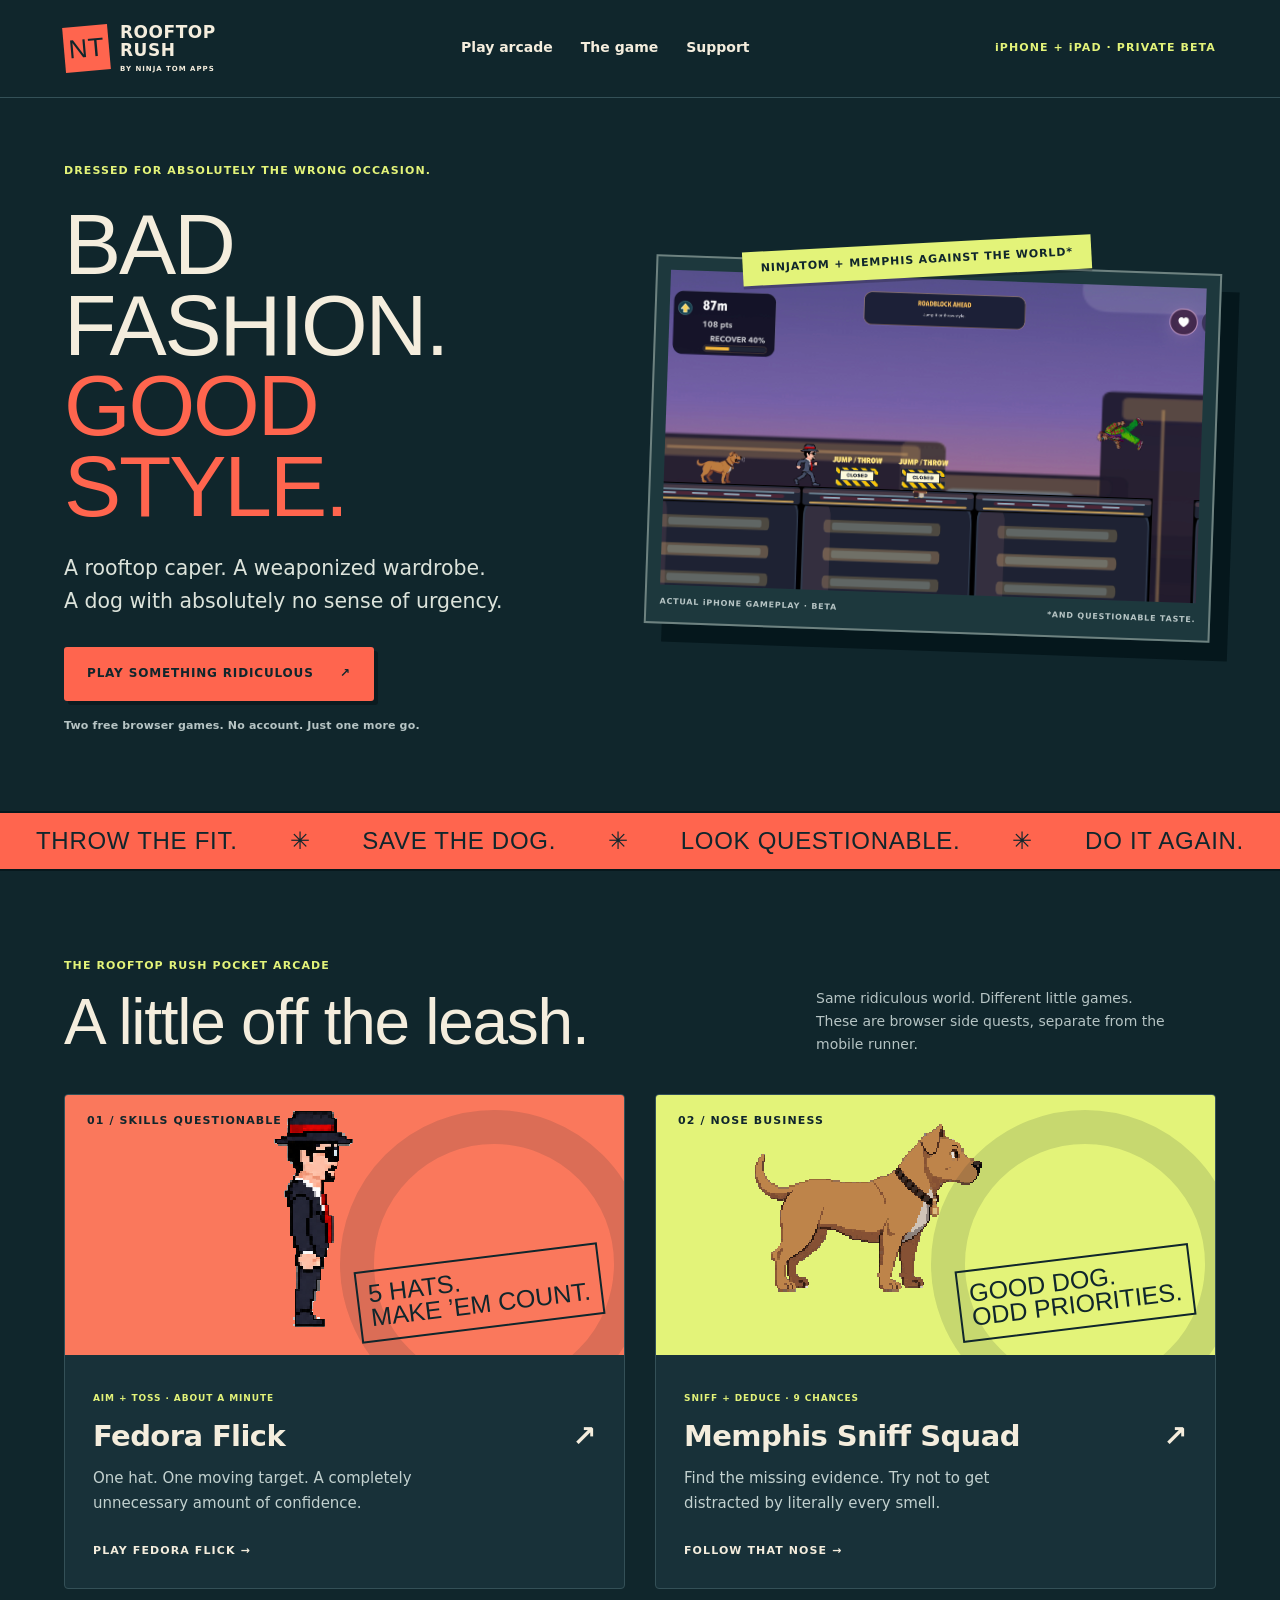
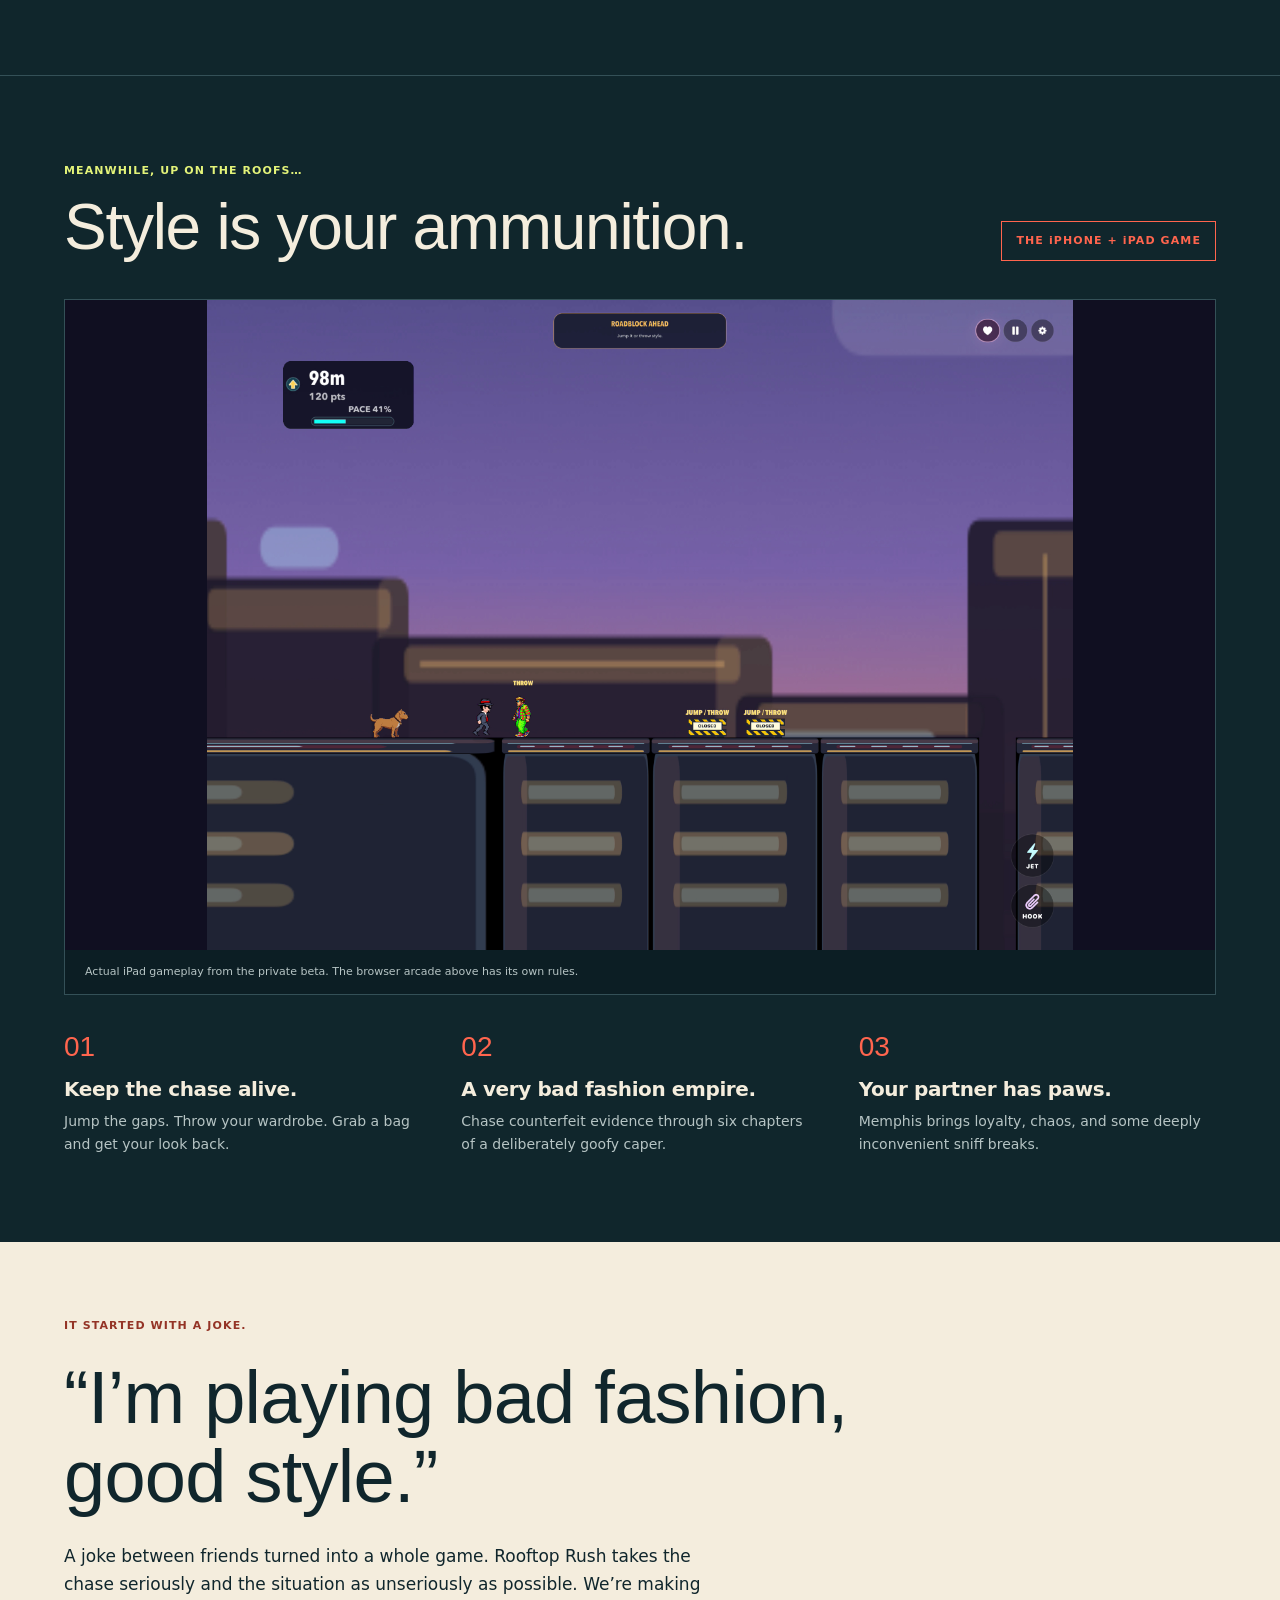
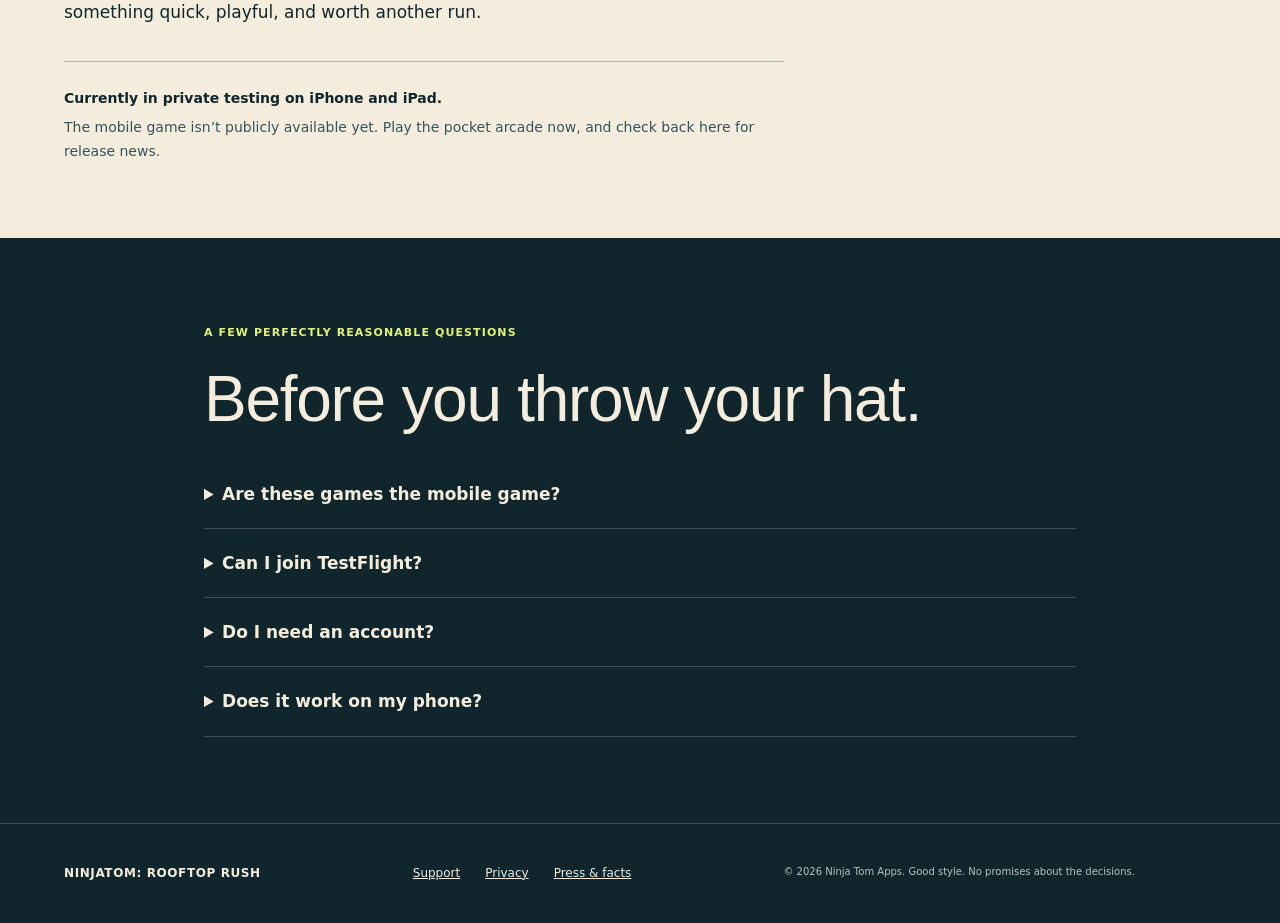
<file: index.html>
<!doctype html>
<html lang="en">
<head>
<meta charset="utf-8"><meta name="viewport" content="width=device-width,initial-scale=1">
<title>NinjaTom: Rooftop Rush — Bad fashion. Good style.</title>
<meta name="description" content="Meet NinjaTom and Memphis. Play two free pocket-arcade games, then discover the ridiculous rooftop caper coming to iPhone and iPad.">
<meta name="theme-color" content="#10262c"><link rel="canonical" href="https://ninjatomonline.github.io/rooftoprush-site/">
<meta property="og:title" content="Bad fashion. Good style. Rooftop Rush."><meta property="og:description" content="One stylish ninja. One very busy dog. Play the free pocket arcade."><meta property="og:image" content="https://ninjatomonline.github.io/rooftoprush-site/assets/gameplay-phone.png"><meta property="og:type" content="website"><meta property="og:url" content="https://ninjatomonline.github.io/rooftoprush-site/"><meta name="twitter:image:alt" content="NinjaTom and Memphis in the Rooftop Rush mobile beta, running through a city rooftop chase."><meta name="twitter:card" content="summary_large_image">
<link rel="icon" href="favicon.svg" type="image/svg+xml"><link rel="stylesheet" href="site.css?v=20260923-arcade">
<script type="application/ld+json">{"@context":"https://schema.org","@type":"VideoGame","name":"NinjaTom: Rooftop Rush","genre":["Action","Runner"],"operatingSystem":"iOS, iPadOS","author":{"@type":"Organization","name":"Ninja Tom Apps"},"url":"https://ninjatomonline.github.io/rooftoprush-site/"}</script>
</head>
<body>
<a class="skip-link" href="#main-content">Skip to content</a>
<header class="site-header"><a class="brand" href="index.html"><span class="brand-mark" aria-hidden="true">NT</span><span>ROOFTOP<br>RUSH<span class="brand-by">BY NINJA TOM APPS</span></span></a><nav aria-label="Main"><a href="#arcade">Play arcade</a><a href="#the-game">The game</a><a href="support.html">Support</a></nav><span class="beta-label">iPHONE + iPAD · PRIVATE BETA</span></header>
<main id="main-content">
<section class="hero" aria-labelledby="hero-title">
<div class="hero-copy"><p class="eyebrow">DRESSED FOR ABSOLUTELY THE WRONG OCCASION.</p><h1 id="hero-title">BAD FASHION.<br><em>GOOD STYLE.</em></h1><p class="hero-lede">A rooftop caper. A weaponized wardrobe.<br>A dog with absolutely no sense of urgency.</p><a class="button" href="#arcade">PLAY SOMETHING RIDICULOUS <span aria-hidden="true">↗</span></a><p class="micro">Two free browser games. No account. Just one more go.</p></div>
<div class="hero-scene"><div class="tape">NINJATOM + MEMPHIS AGAINST THE WORLD*</div><img src="assets/gameplay-phone.png" width="2868" height="1320" alt="Actual Rooftop Rush gameplay: NinjaTom and Memphis run across city rooftops toward a brightly dressed henchman." fetchpriority="high"><div class="hero-caption"><span>ACTUAL iPHONE GAMEPLAY · BETA</span><span>*AND QUESTIONABLE TASTE.</span></div></div>
</section>
<div class="marquee" aria-label="Game motto"><span>THROW THE FIT.</span><span aria-hidden="true">✳</span><span>SAVE THE DOG.</span><span aria-hidden="true">✳</span><span>LOOK QUESTIONABLE.</span><span aria-hidden="true">✳</span><span>DO IT AGAIN.</span></div>
<section class="arcade-section section" id="arcade" aria-labelledby="arcade-title"><div class="section-heading"><div><p class="eyebrow">THE ROOFTOP RUSH POCKET ARCADE</p><h2 id="arcade-title">A little off the leash.</h2></div><p>Same ridiculous world. Different little games.<br>These are browser side quests, separate from the mobile runner.</p></div>
<div class="arcade-grid">
<a class="arcade-card flick-card" href="arcade/fedora-flick.html"><div class="card-art"><span class="card-number">01 / SKILLS QUESTIONABLE</span><canvas class="crew-portrait" data-portrait="tom" width="440" height="250" aria-hidden="true"></canvas><span class="art-stamp">5 HATS.<br>MAKE ’EM COUNT.</span></div><div class="card-copy"><span class="pill">AIM + TOSS · ABOUT A MINUTE</span><h3>Fedora Flick <span aria-hidden="true">↗</span></h3><p>One hat. One moving target. A completely unnecessary amount of confidence.</p><span class="text-cta">PLAY FEDORA FLICK →</span></div></a>
<a class="arcade-card sniff-card" href="arcade/sniff-squad.html"><div class="card-art"><span class="card-number">02 / NOSE BUSINESS</span><canvas class="crew-portrait" data-portrait="memphis" width="440" height="250" aria-hidden="true"></canvas><span class="art-stamp">GOOD DOG.<br>ODD PRIORITIES.</span></div><div class="card-copy"><span class="pill">SNIFF + DEDUCE · 9 CHANCES</span><h3>Memphis Sniff Squad <span aria-hidden="true">↗</span></h3><p>Find the missing evidence. Try not to get distracted by literally every smell.</p><span class="text-cta">FOLLOW THAT NOSE →</span></div></a>
</div></section>
<section class="game-section section" id="the-game"><div class="section-heading"><div><p class="eyebrow">MEANWHILE, UP ON THE ROOFS…</p><h2>Style is your ammunition.</h2></div><span class="outline-label">THE iPHONE + iPAD GAME</span></div><figure class="game-shot"><img src="assets/gameplay-ipad.png" width="2752" height="2064" alt="Rooftop Rush on iPad, showing rooftop obstacles, NinjaTom, Memphis and jump, throw, hook and jet controls." loading="lazy"><figcaption>Actual iPad gameplay from the private beta. The browser arcade above has its own rules.</figcaption></figure><div class="game-points"><div><b>01</b><h3>Keep the chase alive.</h3><p>Jump the gaps. Throw your wardrobe. Grab a bag and get your look back.</p></div><div><b>02</b><h3>A very bad fashion empire.</h3><p>Chase counterfeit evidence through six chapters of a deliberately goofy caper.</p></div><div><b>03</b><h3>Your partner has paws.</h3><p>Memphis brings loyalty, chaos, and some deeply inconvenient sniff breaks.</p></div></div></section>
<section class="story-section section" id="story"><p class="eyebrow">IT STARTED WITH A JOKE.</p><blockquote>“I’m playing bad fashion,<br>good style.”</blockquote><p>A joke between friends turned into a whole game. Rooftop Rush takes the chase seriously and the situation as unseriously as possible. We’re making something quick, playful, and worth another run.</p><div class="status-note"><strong>Currently in private testing on iPhone and iPad.</strong><span>The mobile game isn’t publicly available yet. Play the pocket arcade now, and check back here for release news.</span></div></section>
<section class="section faq" id="faq"><p class="eyebrow">A FEW PERFECTLY REASONABLE QUESTIONS</p><h2>Before you throw your hat.</h2><details><summary>Are these games the mobile game?</summary><p>No. Fedora Flick and Memphis Sniff Squad are free browser side games set in the same world. Rooftop Rush is the larger iPhone and iPad runner.</p></details><details><summary>Can I join TestFlight?</summary><p>The current beta is private and available to the existing internal team. There is no public invitation link yet. Release news will appear here.</p></details><details><summary>Do I need an account?</summary><p>No. The arcade saves best scores in this browser only. You can clear them from either game. It has no advertising or analytics trackers.</p></details><details><summary>Does it work on my phone?</summary><p>The browser games support touch and keyboard controls. Fedora Flick includes adjustable aim, pause and reduced-motion support. Sniff Squad has no timer.</p></details></section>
</main><footer><a class="brand-footer" href="index.html">NINJATOM: ROOFTOP RUSH</a><div><a href="support.html">Support</a><a href="privacy.html">Privacy</a><a href="press.html">Press &amp; facts</a></div><p>© 2026 Ninja Tom Apps. Good style. No promises about the decisions.</p></footer>
<script src="arcade/portraits.js" defer></script>
</body></html>
</file>
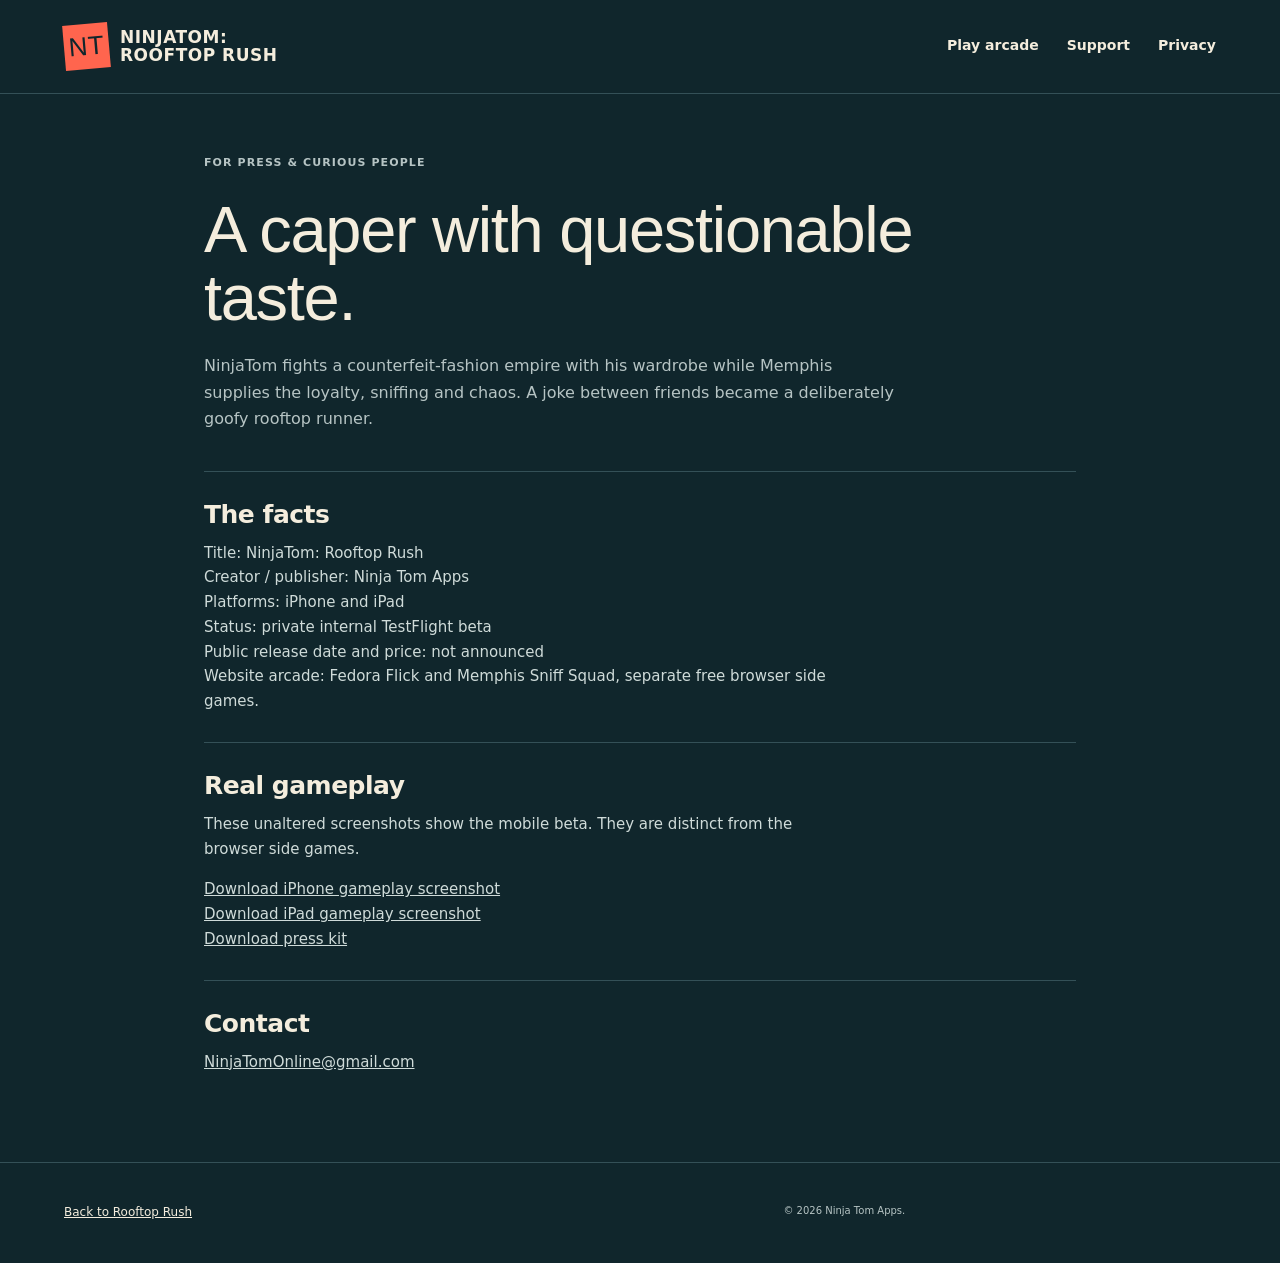
<file: press.html>
<!doctype html><html lang="en"><head><meta charset="utf-8"><meta name="viewport" content="width=device-width,initial-scale=1"><title>Press & facts — NinjaTom: Rooftop Rush</title><meta name="description" content="Verified Rooftop Rush facts, gameplay screenshots, and press contact."><link rel="canonical" href="https://ninjatomonline.github.io/rooftoprush-site/press.html"><link rel="icon" href="favicon.svg" type="image/svg+xml"><link rel="stylesheet" href="site.css?v=20260923-arcade"></head><body><a class="skip-link" href="#main-content">Skip to content</a><header class="site-header"><a class="brand" href="index.html"><span class="brand-mark">NT</span><span>NINJATOM:<br>ROOFTOP RUSH</span></a><nav aria-label="Main"><a href="index.html#arcade">Play arcade</a><a href="support.html">Support</a><a href="privacy.html">Privacy</a></nav></header><main class="page-shell" id="main-content"><section class="document-hero"><p class="eyebrow">FOR PRESS & CURIOUS PEOPLE</p><h1>A caper with questionable taste.</h1><p>NinjaTom fights a counterfeit-fashion empire with his wardrobe while Memphis supplies the loyalty, sniffing and chaos. A joke between friends became a deliberately goofy rooftop runner.</p></section><section class="card"><h2>The facts</h2><p>Title: NinjaTom: Rooftop Rush<br>Creator / publisher: Ninja Tom Apps<br>Platforms: iPhone and iPad<br>Status: private internal TestFlight beta<br>Public release date and price: not announced<br>Website arcade: Fedora Flick and Memphis Sniff Squad, separate free browser side games.</p></section><section class="card"><h2>Real gameplay</h2><p>These unaltered screenshots show the mobile beta. They are distinct from the browser side games.</p><p><a href="assets/gameplay-phone.png" download>Download iPhone gameplay screenshot</a><br><a href="assets/gameplay-ipad.png" download>Download iPad gameplay screenshot</a><br><a href="press-kit.zip" download>Download press kit</a></p></section><section class="card"><h2>Contact</h2><p><a href="mailto:NinjaTomOnline@gmail.com">NinjaTomOnline@gmail.com</a></p></section></main><footer><a href="index.html">Back to Rooftop Rush</a><p>© 2026 Ninja Tom Apps.</p></footer></body></html>
</file>
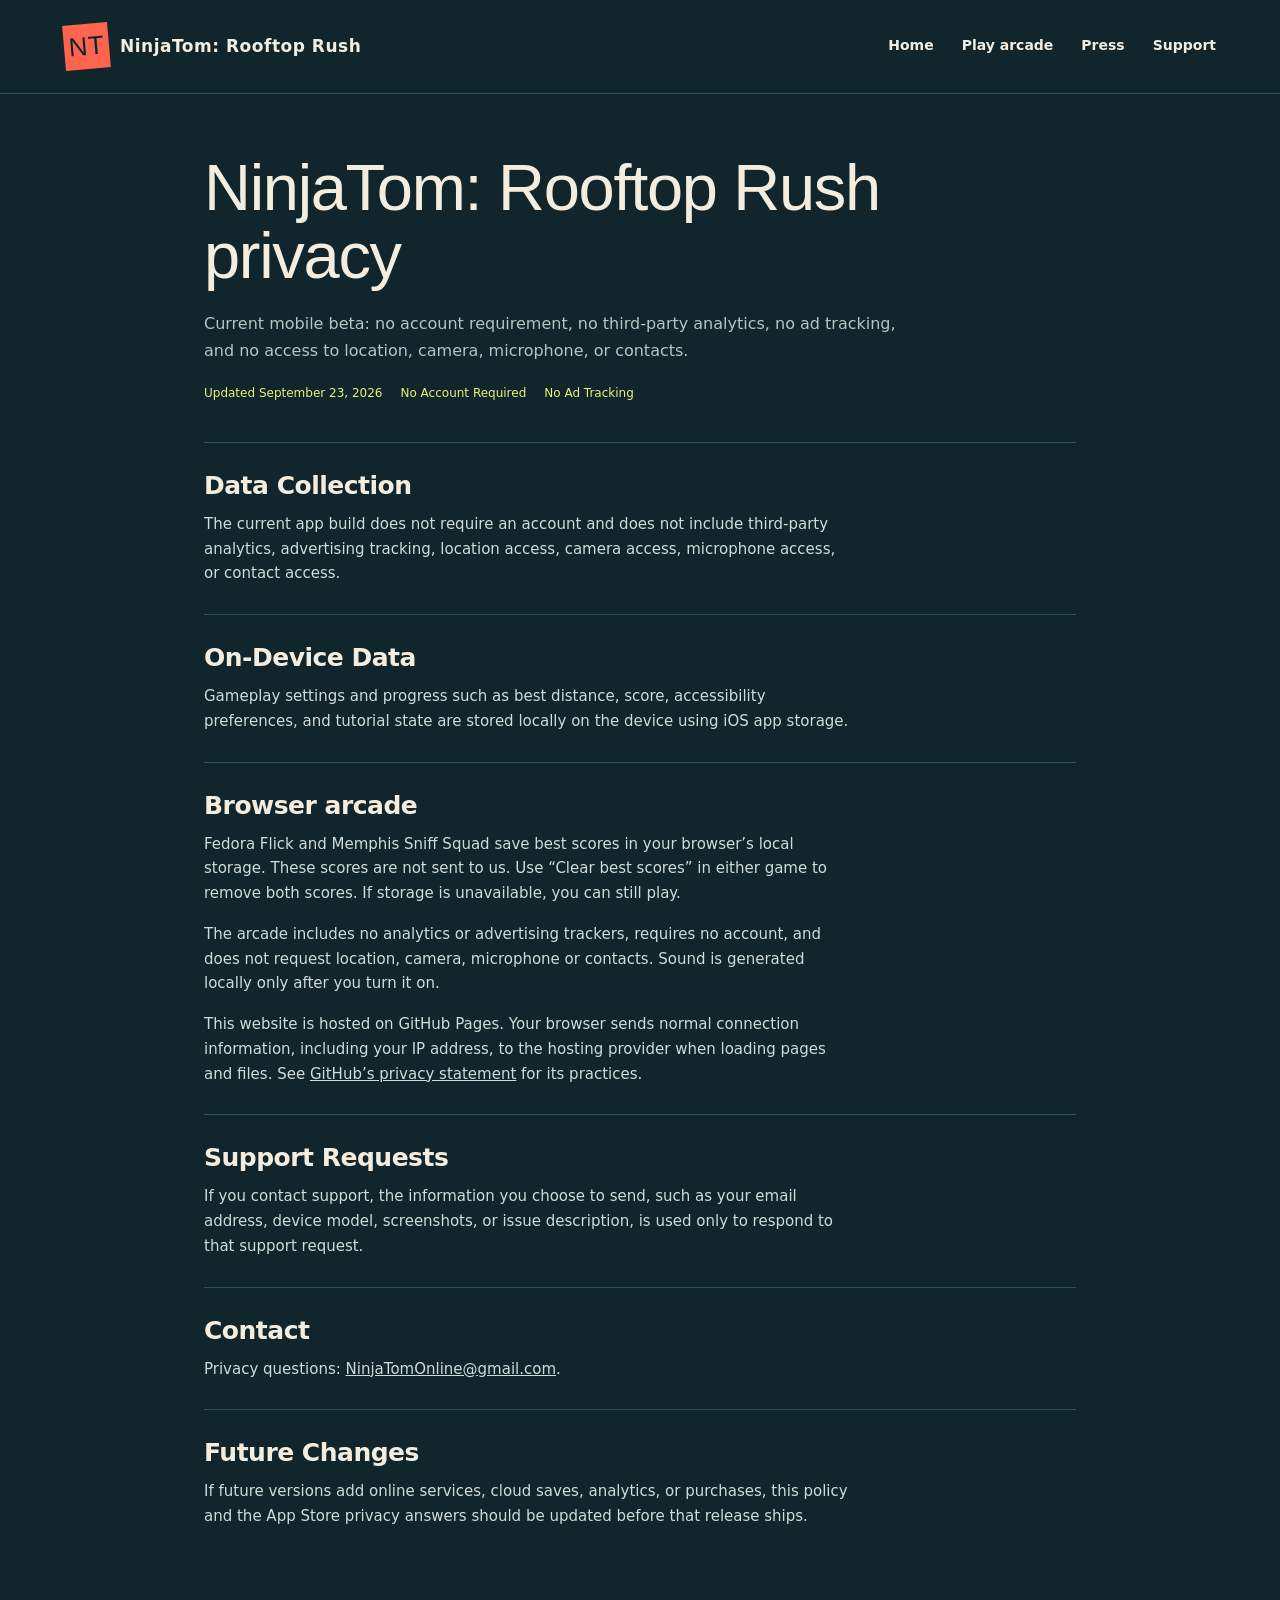
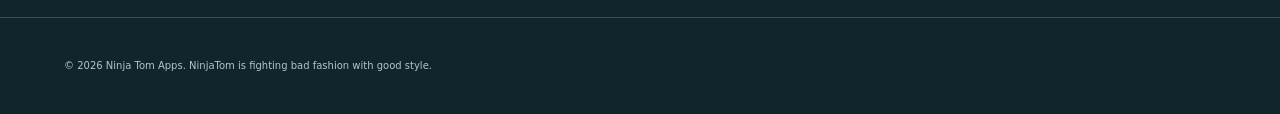
<file: privacy.html>
<!doctype html>
<html lang="en">
<head>
  <meta charset="utf-8">
  <meta name="viewport" content="width=device-width, initial-scale=1">
  <title>Privacy Policy - NinjaTom: Rooftop Rush</title>
  <meta name="description" content="Privacy policy for NinjaTom: Rooftop Rush.">
  <meta name="theme-color" content="#090a0f">
  <link rel="canonical" href="https://ninjatomonline.github.io/rooftoprush-site/privacy.html">
  <link rel="icon" href="favicon.svg" type="image/svg+xml">
  <link rel="stylesheet" href="site.css?v=20260923-arcade">
</head>
<body>
  <a class="skip-link" href="#main-content">Skip to content</a>
  <header class="site-header">
    <a class="brand" href="index.html" aria-label="NinjaTom: Rooftop Rush home">
      <span class="brand-mark">NT</span>
      <span>NinjaTom: Rooftop Rush</span>
    </a>
    <nav aria-label="Site">
      <a href="index.html">Home</a>
      <a href="index.html#arcade">Play arcade</a>
      <a href="press.html">Press</a>
      <a href="support.html">Support</a>
    </nav>
  </header>

  <main class="page-shell" id="main-content">
    <section class="document-hero">
      <h1>NinjaTom: Rooftop Rush privacy</h1>
      <p>Current mobile beta: no account requirement, no third-party analytics, no ad tracking, and no access to location, camera, microphone, or contacts.</p>
      <div class="meta-list" aria-label="Privacy summary">
        <span>Updated September 23, 2026</span>
        <span>No Account Required</span>
        <span>No Ad Tracking</span>
      </div>
    </section>

    <section class="card">
      <h2>Data Collection</h2>
      <p>The current app build does not require an account and does not include third-party analytics, advertising tracking, location access, camera access, microphone access, or contact access.</p>
    </section>

    <section class="card">
      <h2>On-Device Data</h2>
      <p>Gameplay settings and progress such as best distance, score, accessibility preferences, and tutorial state are stored locally on the device using iOS app storage.</p>
    </section>

    <section class="card">
      <h2>Browser arcade</h2>
      <p>Fedora Flick and Memphis Sniff Squad save best scores in your browser’s local storage. These scores are not sent to us. Use “Clear best scores” in either game to remove both scores. If storage is unavailable, you can still play.</p>
      <p>The arcade includes no analytics or advertising trackers, requires no account, and does not request location, camera, microphone or contacts. Sound is generated locally only after you turn it on.</p>
      <p>This website is hosted on GitHub Pages. Your browser sends normal connection information, including your IP address, to the hosting provider when loading pages and files. See <a href="https://docs.github.com/en/site-policy/privacy-policies/github-general-privacy-statement">GitHub’s privacy statement</a> for its practices.</p>
    </section>

    <section class="card">
      <h2>Support Requests</h2>
      <p>If you contact support, the information you choose to send, such as your email address, device model, screenshots, or issue description, is used only to respond to that support request.</p>
    </section>

    <section class="card">
      <h2>Contact</h2>
      <p>Privacy questions: <a href="mailto:NinjaTomOnline@gmail.com">NinjaTomOnline@gmail.com</a>.</p>
    </section>

    <section class="card">
      <h2>Future Changes</h2>
      <p>If future versions add online services, cloud saves, analytics, or purchases, this policy and the App Store privacy answers should be updated before that release ships.</p>
    </section>
  </main>

  <footer>
    <p>© 2026 Ninja Tom Apps. NinjaTom is fighting bad fashion with good style.</p>
  </footer>
</body>
</html>
</file>
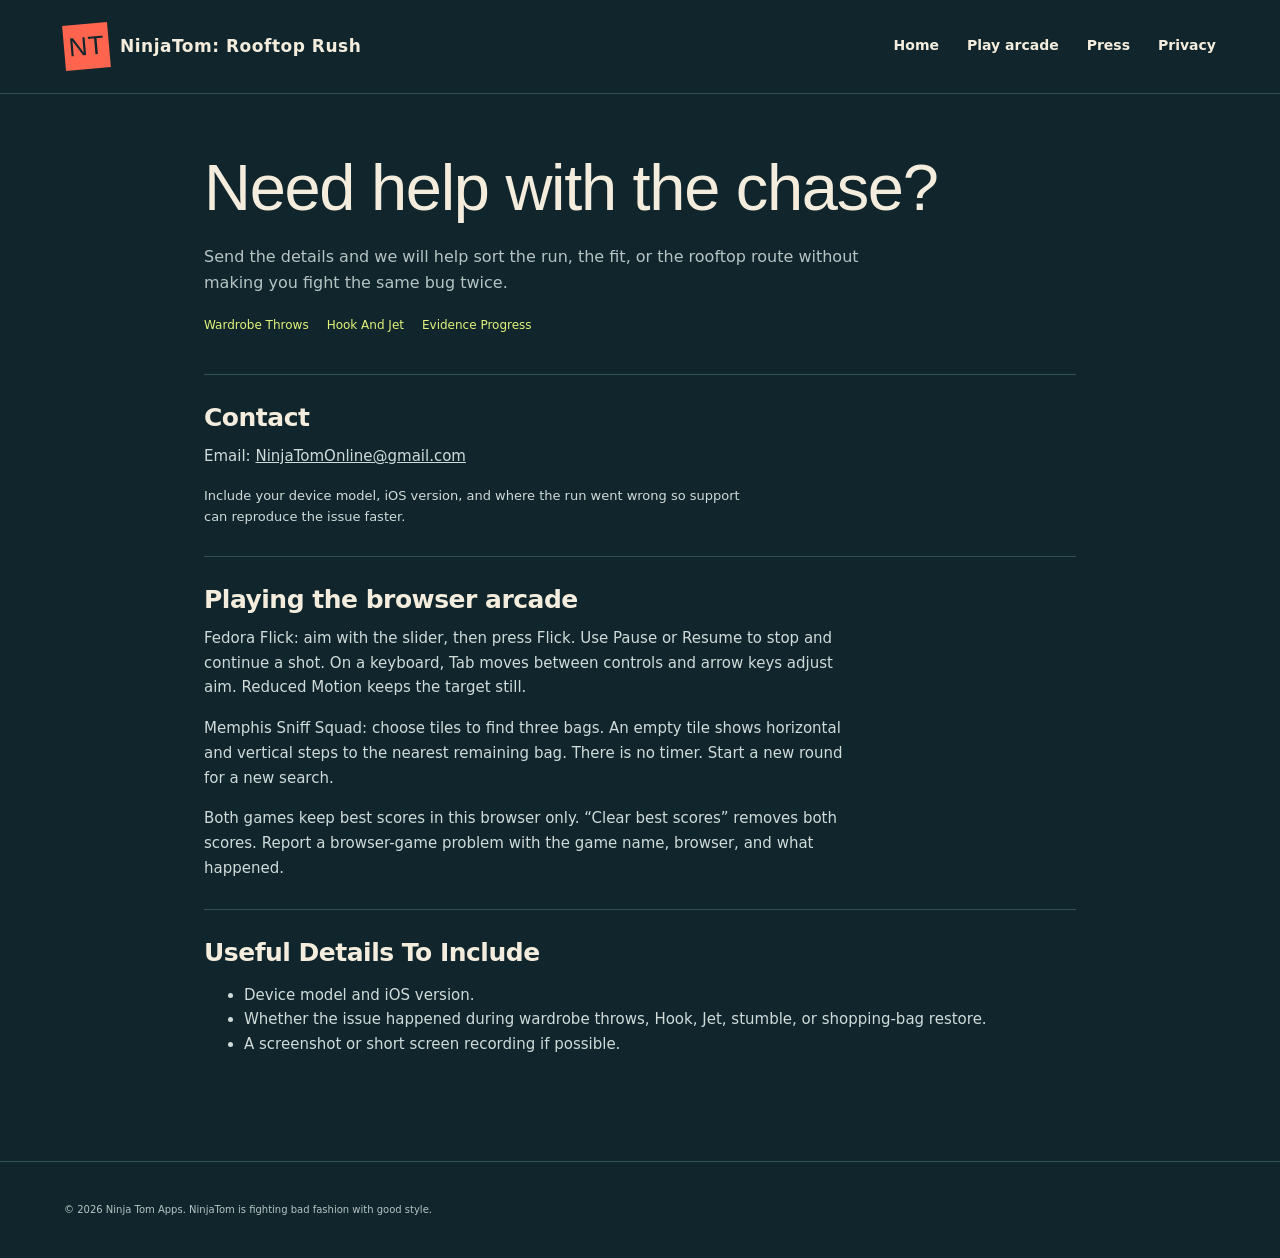
<file: support.html>
<!doctype html>
<html lang="en">
<head>
  <meta charset="utf-8">
  <meta name="viewport" content="width=device-width, initial-scale=1">
  <title>Support - NinjaTom: Rooftop Rush</title>
  <meta name="description" content="Support information for NinjaTom: Rooftop Rush.">
  <meta name="theme-color" content="#090a0f">
  <link rel="canonical" href="https://ninjatomonline.github.io/rooftoprush-site/support.html">
  <link rel="icon" href="favicon.svg" type="image/svg+xml">
  <link rel="stylesheet" href="site.css?v=20260923-arcade">
</head>
<body>
  <a class="skip-link" href="#main-content">Skip to content</a>
  <header class="site-header">
    <a class="brand" href="index.html" aria-label="NinjaTom: Rooftop Rush home">
      <span class="brand-mark">NT</span>
      <span>NinjaTom: Rooftop Rush</span>
    </a>
    <nav aria-label="Site">
      <a href="index.html">Home</a>
      <a href="index.html#arcade">Play arcade</a>
      <a href="press.html">Press</a>
      <a href="privacy.html">Privacy</a>
    </nav>
  </header>

  <main class="page-shell" id="main-content">
    <section class="document-hero">
      <h1>Need help with the chase?</h1>
      <p>Send the details and we will help sort the run, the fit, or the rooftop route without making you fight the same bug twice.</p>
      <div class="meta-list" aria-label="Support focus areas">
        <span>Wardrobe Throws</span>
        <span>Hook And Jet</span>
        <span>Evidence Progress</span>
      </div>
    </section>

    <section class="card">
      <h2>Contact</h2>
      <p>Email: <a href="mailto:NinjaTomOnline@gmail.com">NinjaTomOnline@gmail.com</a></p>
      <p class="note">Include your device model, iOS version, and where the run went wrong so support can reproduce the issue faster.</p>
    </section>

    <section class="card"><h2>Playing the browser arcade</h2><p>Fedora Flick: aim with the slider, then press Flick. Use Pause or Resume to stop and continue a shot. On a keyboard, Tab moves between controls and arrow keys adjust aim. Reduced Motion keeps the target still.</p><p>Memphis Sniff Squad: choose tiles to find three bags. An empty tile shows horizontal and vertical steps to the nearest remaining bag. There is no timer. Start a new round for a new search.</p><p>Both games keep best scores in this browser only. “Clear best scores” removes both scores. Report a browser-game problem with the game name, browser, and what happened.</p></section>
    <section class="card">
      <h2>Useful Details To Include</h2>
      <ul>
        <li>Device model and iOS version.</li>
        <li>Whether the issue happened during wardrobe throws, Hook, Jet, stumble, or shopping-bag restore.</li>
        <li>A screenshot or short screen recording if possible.</li>
      </ul>
    </section>
  </main>

  <footer>
    <p>© 2026 Ninja Tom Apps. NinjaTom is fighting bad fashion with good style.</p>
  </footer>
</body>
</html>
</file>
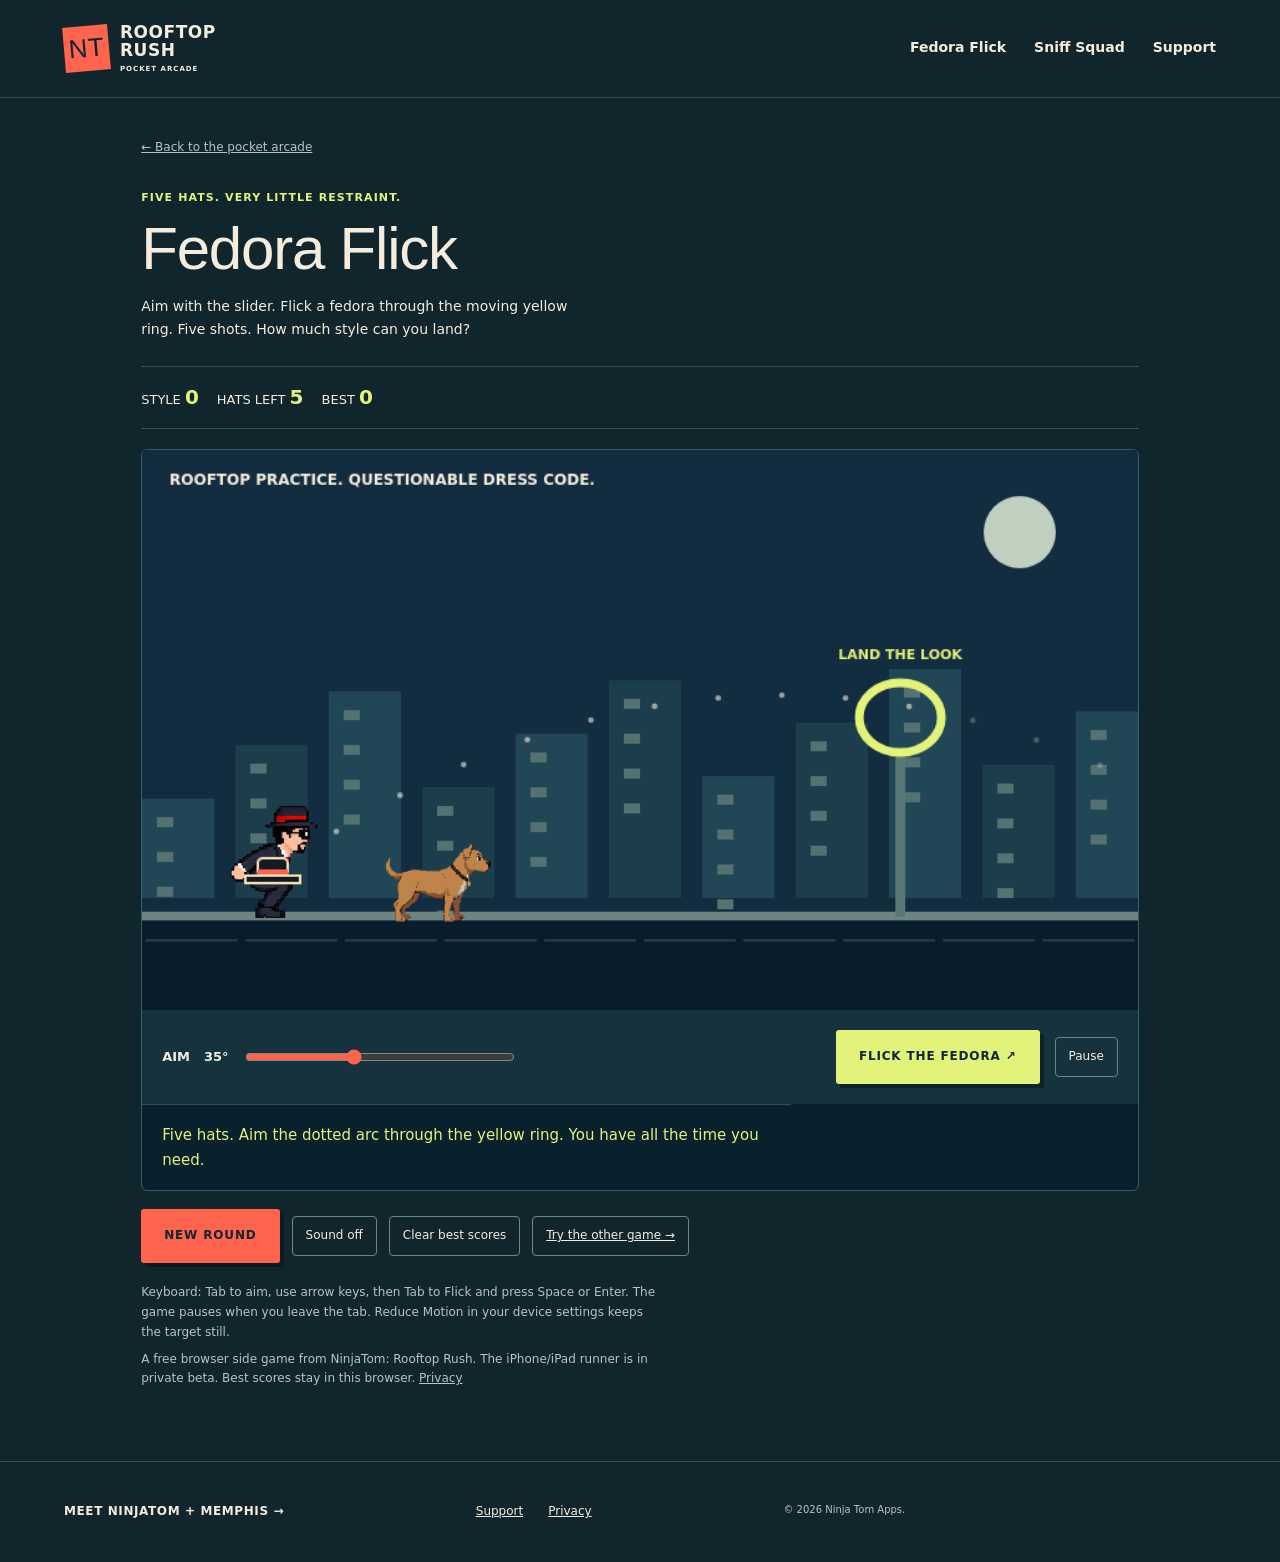
<file: arcade/fedora-flick.html>
<!doctype html><html lang="en"><head><meta charset="utf-8"><meta name="viewport" content="width=device-width,initial-scale=1"><title>Fedora Flick — Rooftop Rush Pocket Arcade</title><meta name="description" content="Aim with the slider. Flick a fedora through the moving yellow ring. Five shots. How much style can you land?"><meta name="theme-color" content="#10262c"><link rel="canonical" href="https://ninjatomonline.github.io/rooftoprush-site/arcade/fedora-flick.html"><link rel="icon" href="../favicon.svg" type="image/svg+xml"><link rel="stylesheet" href="../site.css?v=20260923-arcade"></head><body><a class="skip-link" href="#main-content">Skip to game</a><header class="site-header"><a class="brand" href="../index.html"><span class="brand-mark" aria-hidden="true">NT</span><span>ROOFTOP<br>RUSH<span class="brand-by">POCKET ARCADE</span></span></a><nav aria-label="Arcade"><a href="fedora-flick.html">Fedora Flick</a><a href="sniff-squad.html">Sniff Squad</a><a href="../support.html">Support</a></nav></header><main id="main-content" class="arcade-page"><a class="back-link" href="../index.html#arcade">← Back to the pocket arcade</a><div class="game-title"><div><p class="eyebrow">FIVE HATS. VERY LITTLE RESTRAINT.</p><h1>Fedora Flick</h1><p>Aim with the slider. Flick a fedora through the moving yellow ring. Five shots. How much style can you land?</p></div></div><div class="game-stats"><span>STYLE <b id="score">0</b></span><span>HATS LEFT <b id="shots">5</b></span><span>BEST <b id="best">0</b></span><span id="motion-note"></span></div>
<div class="game-stage"><canvas id="flick-canvas" class="game-canvas" width="800" height="450" aria-label="Fedora tossing court. Use the aim slider and Flick button below."></canvas><div id="result" class="round-complete" role="status" hidden></div><div class="game-controls"><label for="aim">AIM <output id="angle" for="aim">35°</output><input id="aim" type="range" min="15" max="65" value="35" step="1" aria-label="Throw angle in degrees"></label><button id="flick" class="button lime" type="button">FLICK THE FEDORA ↗</button><button id="pause" class="quiet-button" type="button" aria-pressed="false">Pause</button></div><p id="message" class="game-message" role="status" aria-live="polite">Your first hat is on the house. Aim the dotted arc through the ring.</p></div><div class="game-tools"><button id="restart" class="button" type="button">NEW ROUND</button><button id="sound" class="quiet-button" type="button" aria-pressed="false">Sound off</button><button id="clear" class="quiet-button" type="button">Clear best scores</button><a class="quiet-button" href="sniff-squad.html">Try the other game →</a></div><div class="game-notes"><p>Keyboard: Tab to aim, use arrow keys, then Tab to Flick and press Space or Enter. The game pauses when you leave the tab. Reduce Motion in your device settings keeps the target still.</p><p>A free browser side game from NinjaTom: Rooftop Rush. The iPhone/iPad runner is in private beta. Best scores stay in this browser. <a href="../privacy.html">Privacy</a></p><noscript><p>This game needs JavaScript. Please enable it and reload to play.</p></noscript></div></main><footer><a class="brand-footer" href="../index.html">MEET NINJATOM + MEMPHIS →</a><div><a href="../support.html">Support</a><a href="../privacy.html">Privacy</a></div><p>© 2026 Ninja Tom Apps.</p></footer><script type="module" src="fedora-flick.js"></script></body></html>
</file>
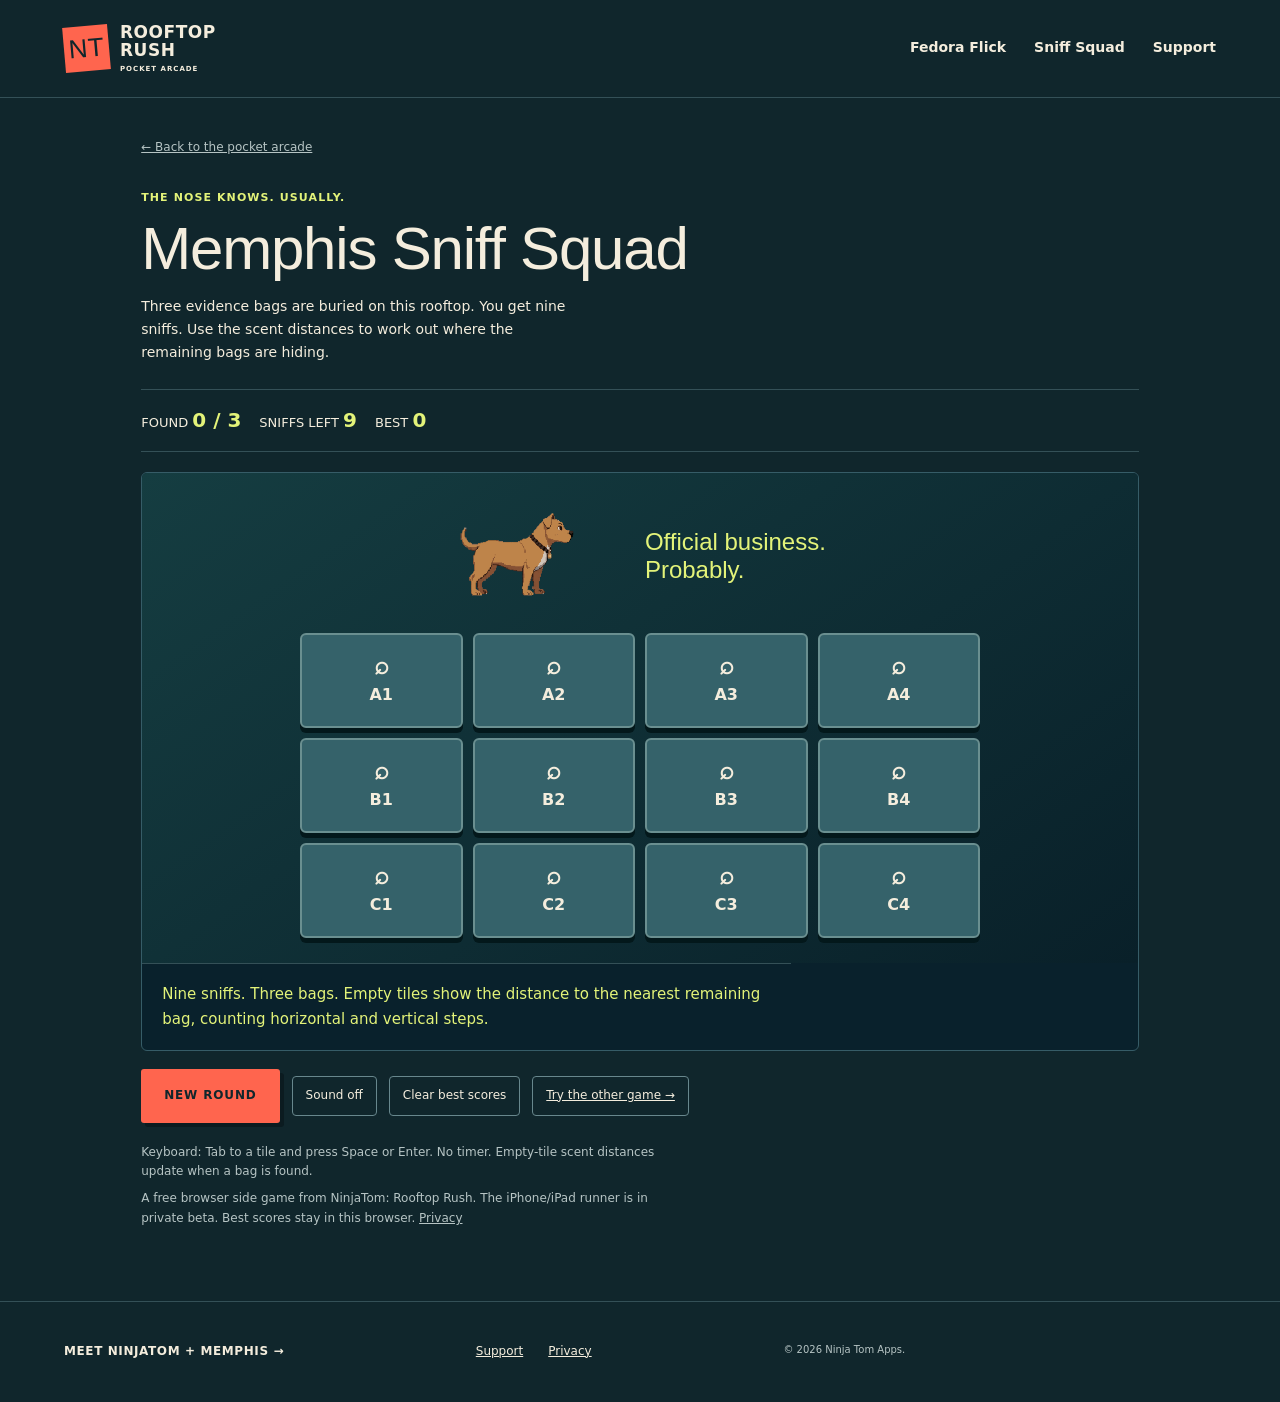
<file: arcade/sniff-squad.html>
<!doctype html><html lang="en"><head><meta charset="utf-8"><meta name="viewport" content="width=device-width,initial-scale=1"><title>Memphis Sniff Squad — Rooftop Rush Pocket Arcade</title><meta name="description" content="Three evidence bags are buried on this rooftop. You get nine sniffs. Use the scent distances to work out where the remaining bags are hiding."><meta name="theme-color" content="#10262c"><link rel="canonical" href="https://ninjatomonline.github.io/rooftoprush-site/arcade/sniff-squad.html"><link rel="icon" href="../favicon.svg" type="image/svg+xml"><link rel="stylesheet" href="../site.css?v=20260923-arcade"></head><body><a class="skip-link" href="#main-content">Skip to game</a><header class="site-header"><a class="brand" href="../index.html"><span class="brand-mark" aria-hidden="true">NT</span><span>ROOFTOP<br>RUSH<span class="brand-by">POCKET ARCADE</span></span></a><nav aria-label="Arcade"><a href="fedora-flick.html">Fedora Flick</a><a href="sniff-squad.html">Sniff Squad</a><a href="../support.html">Support</a></nav></header><main id="main-content" class="arcade-page"><a class="back-link" href="../index.html#arcade">← Back to the pocket arcade</a><div class="game-title"><div><p class="eyebrow">THE NOSE KNOWS. USUALLY.</p><h1>Memphis Sniff Squad</h1><p>Three evidence bags are buried on this rooftop. You get nine sniffs. Use the scent distances to work out where the remaining bags are hiding.</p></div></div><div class="game-stats"><span>FOUND <b id="found">0 / 3</b></span><span>SNIFFS LEFT <b id="sniffs">9</b></span><span>BEST <b id="best">0</b></span></div>
<div class="game-stage"><div class="sniff-stage"><div class="sniff-character"><canvas id="sniff-dog" width="270" height="170" aria-label="Memphis, the tan pitbull, is ready to sniff."></canvas><p id="dog-thought">Official business.<br>Probably.</p></div><div id="sniff-grid" class="sniff-grid" role="group" aria-label="Rooftop search tiles. Rows A to C, columns 1 to 4."></div></div><div id="result" class="round-complete" role="status" hidden></div><p id="message" class="game-message" role="status" aria-live="polite">Choose a tile. After an empty sniff, the number tells you the distance to the nearest remaining bag. Count horizontal and vertical steps.</p></div><div class="game-tools"><button id="restart" class="button" type="button">NEW ROUND</button><button id="sound" class="quiet-button" type="button" aria-pressed="false">Sound off</button><button id="clear" class="quiet-button" type="button">Clear best scores</button><a class="quiet-button" href="fedora-flick.html">Try the other game →</a></div><div class="game-notes"><p>Keyboard: Tab to a tile and press Space or Enter. No timer. Empty-tile scent distances update when a bag is found.</p><p>A free browser side game from NinjaTom: Rooftop Rush. The iPhone/iPad runner is in private beta. Best scores stay in this browser. <a href="../privacy.html">Privacy</a></p><noscript><p>This game needs JavaScript. Please enable it and reload to play.</p></noscript></div></main><footer><a class="brand-footer" href="../index.html">MEET NINJATOM + MEMPHIS →</a><div><a href="../support.html">Support</a><a href="../privacy.html">Privacy</a></div><p>© 2026 Ninja Tom Apps.</p></footer><script type="module" src="sniff-squad.js"></script></body></html>
</file>
<file: site.css>
:root{--ink:#10262c;--paper:#f4eddd;--red:#ff654e;--lime:#e3f379;--muted:#b6c4c4;--line:#345057;--display:Impact,'Arial Narrow',sans-serif;--body:'Avenir Next',Avenir,system-ui,sans-serif;color-scheme:dark}*{box-sizing:border-box}html{scroll-behavior:smooth;scroll-padding-top:25px}body{margin:0;background:var(--ink);color:var(--paper);font:16px/1.65 var(--body)}a{color:inherit}button,input{font:inherit}button,a,input,summary{touch-action:manipulation}button{cursor:pointer}a:focus-visible,button:focus-visible,input:focus-visible,summary:focus-visible,canvas:focus-visible{outline:3px solid var(--lime);outline-offset:6px}button:disabled{cursor:default;opacity:.52}img{display:block;max-width:100%;height:auto}h1,h2,h3,p,figure{margin:0}h1,h2,h3{line-height:1.04;letter-spacing:-.02em}h1,h2{font-family:var(--display);font-weight:400}h2{font-size:clamp(2.8rem,5vw,5rem)}h3{font-size:1.6rem}p{max-width:68ch}p+p{margin-top:1rem}.skip-link{position:absolute;top:-90px;left:10px;background:var(--lime);color:var(--ink);padding:12px;z-index:10}.skip-link:focus{top:10px}.site-header{max-width:1480px;margin:auto;display:flex;align-items:center;justify-content:space-between;padding:24px 5%;gap:24px;border-bottom:1px solid var(--line)}.brand{display:flex;align-items:center;gap:11px;text-decoration:none;font-weight:900;font-size:17px;line-height:1.05;letter-spacing:.03em}.brand-mark{display:grid;place-items:center;width:45px;height:45px;background:var(--red);color:var(--ink);font:26px var(--display);transform:rotate(-5deg)}.brand-by{display:block;font-size:7px;letter-spacing:.14em;margin-top:6px}.site-header nav{display:flex;gap:28px;align-items:center;font-size:14px;font-weight:700}.site-header nav a{text-decoration:none;border-bottom:2px solid transparent}.site-header nav a:hover{border-color:var(--red)}.beta-label,.eyebrow,.micro,.hero-caption,.pill,.card-number,.text-cta,.outline-label{font-size:11px;letter-spacing:.1em;font-weight:800}.beta-label{color:var(--lime)}.hero{max-width:1480px;margin:auto;padding:64px 5% 76px;display:grid;grid-template-columns:1fr 1.03fr;gap:36px;align-items:center;min-height:640px}.eyebrow{color:var(--lime);margin-bottom:24px}.hero h1{font-size:clamp(3.6rem,6.7vw,6.8rem);line-height:.94;letter-spacing:-.025em}.hero h1 em{color:var(--red);font-style:normal}.hero-lede{font-size:clamp(17px,1.6vw,21px);margin:25px 0 28px;color:#dce3db}.button{border:0;border-radius:3px;background:var(--red);color:var(--ink);text-decoration:none;display:inline-flex;gap:26px;align-items:center;justify-content:center;padding:17px 23px;font-size:12px;font-weight:900;letter-spacing:.07em;box-shadow:4px 4px 0 #030c1066;transition:transform .15s}.button:hover{transform:translateY(-2px);background:#ff816f}.button.secondary{background:transparent;color:var(--paper);border:1px solid var(--muted);box-shadow:none}.button.lime{background:var(--lime)}.micro{margin-top:16px;letter-spacing:.015em;color:var(--muted);font-size:11px}.hero-scene{position:relative;transform:rotate(2deg);background:#1d383d;border:2px solid #6e8280;padding:13px;box-shadow:18px 18px 0 #05171c}.hero-scene img{width:100%;aspect-ratio:1.7;object-fit:cover;object-position:50% 60%;image-rendering:auto}.tape{background:var(--lime);color:var(--ink);font-size:11px;letter-spacing:.08em;font-weight:900;padding:8px 18px;position:absolute;left:15%;top:-22px;transform:rotate(-5deg);box-shadow:0 3px 0 #0003}.hero-caption{display:flex;justify-content:space-between;gap:12px;font-size:8px;margin-top:10px;color:var(--muted)}.marquee{display:flex;justify-content:space-around;gap:28px;overflow:hidden;white-space:nowrap;background:var(--red);color:var(--ink);padding:14px 24px;font:24px var(--display);letter-spacing:.03em;border-block:2px solid #07181d}.section{max-width:1360px;margin:auto;padding:86px 5%}.section-heading{display:flex;align-items:end;justify-content:space-between;gap:34px;margin-bottom:38px}.section-heading p:not(.eyebrow){max-width:400px;font-size:14px;color:var(--muted)}.section-heading .eyebrow{margin-bottom:14px}.arcade-grid{display:grid;grid-template-columns:1fr 1fr;gap:30px}.arcade-card{display:block;text-decoration:none;border:1px solid var(--line);background:#183139;border-radius:4px;overflow:hidden;transition:transform .18s}.arcade-card:hover{transform:translateY(-5px);border-color:var(--lime)}.card-art{height:260px;position:relative;overflow:hidden;background:#fa785c;color:var(--ink)}.sniff-card .card-art{background:#e3f379}.card-art:before{content:'';position:absolute;width:240px;height:240px;border:34px solid #10262c22;border-radius:50%;right:-24px;top:15px}.card-number{position:absolute;top:17px;left:22px;z-index:1}.crew-portrait{width:100%;height:100%;object-fit:contain;image-rendering:pixelated}.art-stamp{position:absolute;right:22px;bottom:26px;font:25px/.95 var(--display);transform:rotate(-7deg);border:2px solid var(--ink);padding:10px}.card-copy{padding:28px}.pill{font-size:9px;color:var(--lime)}.card-copy h3{display:flex;justify-content:space-between;margin:12px 0 15px;font-size:29px}.card-copy p{color:#c2d1cf;font-size:15px;max-width:38ch}.text-cta{display:block;margin-top:26px;font-size:11px}.game-section{border-top:1px solid var(--line)}.outline-label{border:1px solid var(--red);color:var(--red);padding:10px 14px;white-space:nowrap}.game-shot{border:1px solid var(--line);background:#0c1e24}.game-shot img{width:100%;max-height:650px;object-fit:contain;background:#100f21}.game-shot figcaption{padding:13px 20px;color:var(--muted);font-size:11px}.game-points{display:grid;grid-template-columns:repeat(3,1fr);gap:40px;margin-top:36px}.game-points b{color:var(--red);font:28px var(--display)}.game-points h3{font-size:20px;margin:15px 0 10px}.game-points p{font-size:14px;color:var(--muted)}.story-section{background:var(--paper);color:var(--ink);max-width:none;padding:75px max(5%,calc((100% - 1224px)/2))}.story-section .eyebrow{color:#943426}.story-section blockquote{margin:0 0 26px;font:clamp(36px,6vw,74px)/1.06 var(--display);letter-spacing:-.01em}.story-section>p:not(.eyebrow){max-width:670px;font-size:17px}.status-note{border-top:1px solid #10262c44;margin-top:35px;padding-top:25px;display:grid;gap:6px;font-size:14px;max-width:720px}.status-note span{color:#36535b}.faq{max-width:1000px}.faq h2{margin-bottom:28px}.faq details{padding:20px 0;border-bottom:1px solid var(--line)}.faq summary{cursor:pointer;font-size:17px;font-weight:700}.faq details p{margin-top:15px;color:var(--muted);font-size:15px}footer{padding:40px 5%;border-top:1px solid var(--line);display:flex;flex-wrap:wrap;justify-content:space-between;gap:20px;max-width:1480px;margin:auto;font-size:12px}.brand-footer{font-weight:900;letter-spacing:.05em;text-decoration:none}footer div{display:flex;gap:25px}footer p{flex-basis:100%;font-size:10px;color:var(--muted)}.page-shell{max-width:1000px;margin:auto;padding:60px 5%}.document-hero{margin-bottom:38px}.document-hero h1{font-size:clamp(40px,6vw,65px);margin-bottom:22px}.document-hero p{color:var(--muted)}.card{padding:28px 0;border-top:1px solid var(--line)}.card h2{font:25px var(--body);font-weight:800;margin-bottom:12px}.card p,.card li{color:#cfdbd9;font-size:15px}.meta-list{display:flex;gap:18px;flex-wrap:wrap;margin-top:20px;color:var(--lime);font-size:12px}.note{font-size:13px!important}.arcade-page{max-width:1100px;margin:auto;padding:35px 4% 65px}.back-link{font-size:12px;color:var(--muted)}.game-title{display:flex;gap:30px;align-items:end;justify-content:space-between;margin:30px 0 25px}.game-title h1{font-size:clamp(38px,5vw,60px)}.game-title .eyebrow{margin-bottom:10px}.game-title p:not(.eyebrow){font-size:14px;max-width:50ch;margin-top:15px}.game-stats{display:flex;gap:18px;font-size:13px;flex-wrap:wrap;border-block:1px solid var(--line);padding:14px 0}.game-stats b{color:var(--lime);font-size:20px}.game-stage{margin-top:20px;background:#09212c;border:1px solid #365c67;border-radius:6px;overflow:hidden;position:relative}.game-canvas{display:block;width:100%;aspect-ratio:16/9;touch-action:pan-y}.game-controls{padding:20px;background:#16323c;display:flex;gap:15px;align-items:center;flex-wrap:wrap}.game-controls label{display:flex;gap:14px;align-items:center;flex:1;font-weight:700;font-size:13px}.game-controls input[type=range]{width:100%;min-width:100px;max-width:270px;accent-color:var(--red);height:34px}.game-message{min-height:70px;padding:18px 20px;border-top:1px solid var(--line);color:var(--lime);font-size:15px}.game-tools{display:flex;flex-wrap:wrap;gap:12px;margin-top:18px;align-items:center}.quiet-button{border:1px solid #68878d;color:var(--paper);border-radius:4px;background:transparent;padding:9px 13px;font-size:12px}.game-notes{font-size:12px;color:var(--muted);margin-top:20px}.game-notes p{margin:7px 0}.sniff-stage{padding:25px;background:linear-gradient(145deg,#153d41,#092029)}.sniff-character{height:115px;display:flex;align-items:center;justify-content:center;gap:30px;margin-bottom:20px}.sniff-character canvas{width:180px;height:110px;object-fit:contain}.sniff-character p{font:24px var(--display);max-width:15ch;color:var(--lime)}.sniff-grid{display:grid;grid-template-columns:repeat(4,1fr);gap:10px;max-width:680px;margin:auto}.sniff-tile{min-height:95px;background:#35626a;border:2px solid #6a8f90;box-shadow:0 5px 0 #03181b;border-radius:6px;color:var(--paper);font-weight:800;display:grid;place-items:center;gap:4px;align-content:center;padding:12px}.sniff-tile:hover:enabled{background:#457c7c;transform:translateY(-2px)}.sniff-tile .tile-icon{font-size:25px;line-height:1}.sniff-tile small{font-size:10px;font-weight:600}.sniff-tile:disabled{opacity:1;box-shadow:none;background:#15333c;border-color:#294a50;color:#a6c0c1}.sniff-tile.found{background:var(--lime);border-color:var(--lime);color:var(--ink)}.sniff-tile.revealed{border-color:var(--red);color:var(--red)}.sniff-tile:focus-visible{outline-offset:3px}.round-complete{padding:14px 20px;background:var(--lime);color:var(--ink);font-weight:800}[hidden]{display:none!important}
@media(max-width:900px){.beta-label{display:none}.hero{grid-template-columns:1fr;padding-top:40px;gap:65px;min-height:0}.hero h1{font-size:clamp(58px,11vw,90px)}.hero-scene{max-width:680px;margin:0 12px}.hero-caption{font-size:8px}.section{padding:60px 5%}.section-heading{display:block}.section-heading>p,.section-heading>.outline-label{margin-top:22px;display:block;max-width:max-content}.game-points{gap:24px}.art-stamp{font-size:21px}.game-title{display:block}.game-title>.button{margin-top:20px}}
@media(max-width:600px){.site-header{padding:18px 5%;gap:16px}.site-header nav{gap:16px;font-size:12px}.brand{font-size:13px}.brand-mark{width:35px;height:35px;font-size:22px}.brand-by{font-size:6px}.hero{padding-bottom:50px}.hero h1{font-size:clamp(51px,13vw,78px)}.hero .eyebrow{font-size:9px}.hero-lede{font-size:17px}.hero .button{padding:16px 18px;font-size:10px;gap:13px}.hero-caption span:last-child{display:none}.tape{left:8%;font-size:8px;padding:8px 10px;top:-18px}.marquee{justify-content:start;font-size:20px;gap:22px}.section-heading h2{font-size:44px}.arcade-grid{grid-template-columns:1fr;gap:25px}.card-art{height:230px}.game-points{grid-template-columns:1fr;gap:26px}.game-points h3{margin:6px 0 8px}.game-shot figcaption{font-size:10px;padding:12px}.story-section blockquote{font-size:42px}.game-controls{gap:10px;padding:15px}.game-controls label{flex-basis:100%}.game-controls .button{flex:1}.game-stats{gap:13px;font-size:11px}.game-stats b{font-size:17px}.sniff-stage{padding:16px 10px}.sniff-tile{min-height:83px;padding:8px 3px}.sniff-grid{gap:8px}.sniff-character{gap:10px}.sniff-character p{font-size:22px}.game-title h1{font-size:43px}.game-message{min-height:92px;font-size:14px}.arcade-page{padding-top:25px}.site-header nav a:nth-child(2){display:none}}
@media(prefers-reduced-motion:reduce){html{scroll-behavior:auto}*,*:before,*:after{animation:none!important;transition:none!important}.hero-scene,.tape,.art-stamp{transform:none}.arcade-card:hover,.button:hover,.sniff-tile:hover:enabled{transform:none}}
body[data-embed=true] .site-header,body[data-embed=true] .back-link,body[data-embed=true] footer{display:none}body[data-embed=true] .arcade-page{padding:15px;max-width:900px}body[data-embed=true] .game-title{margin-top:5px}body[data-embed=true] .game-title h1{font-size:38px}
</file>
